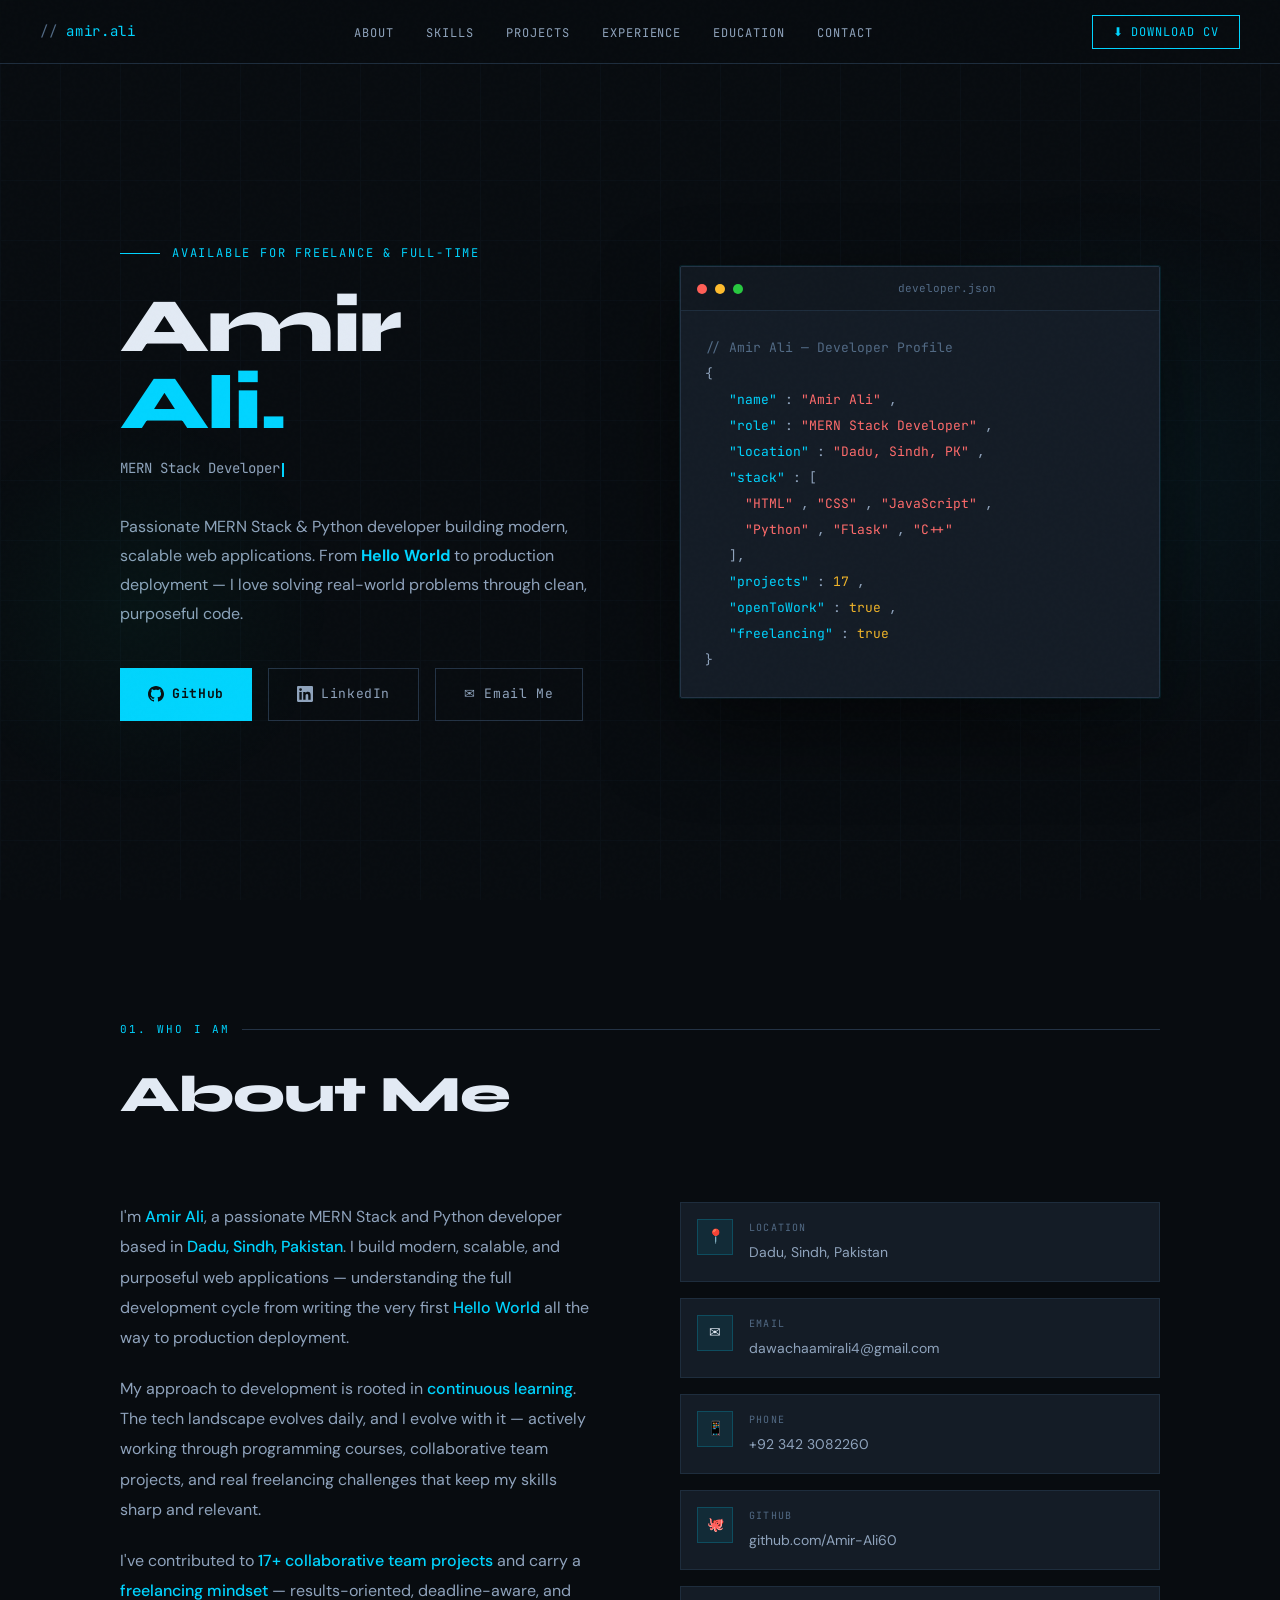
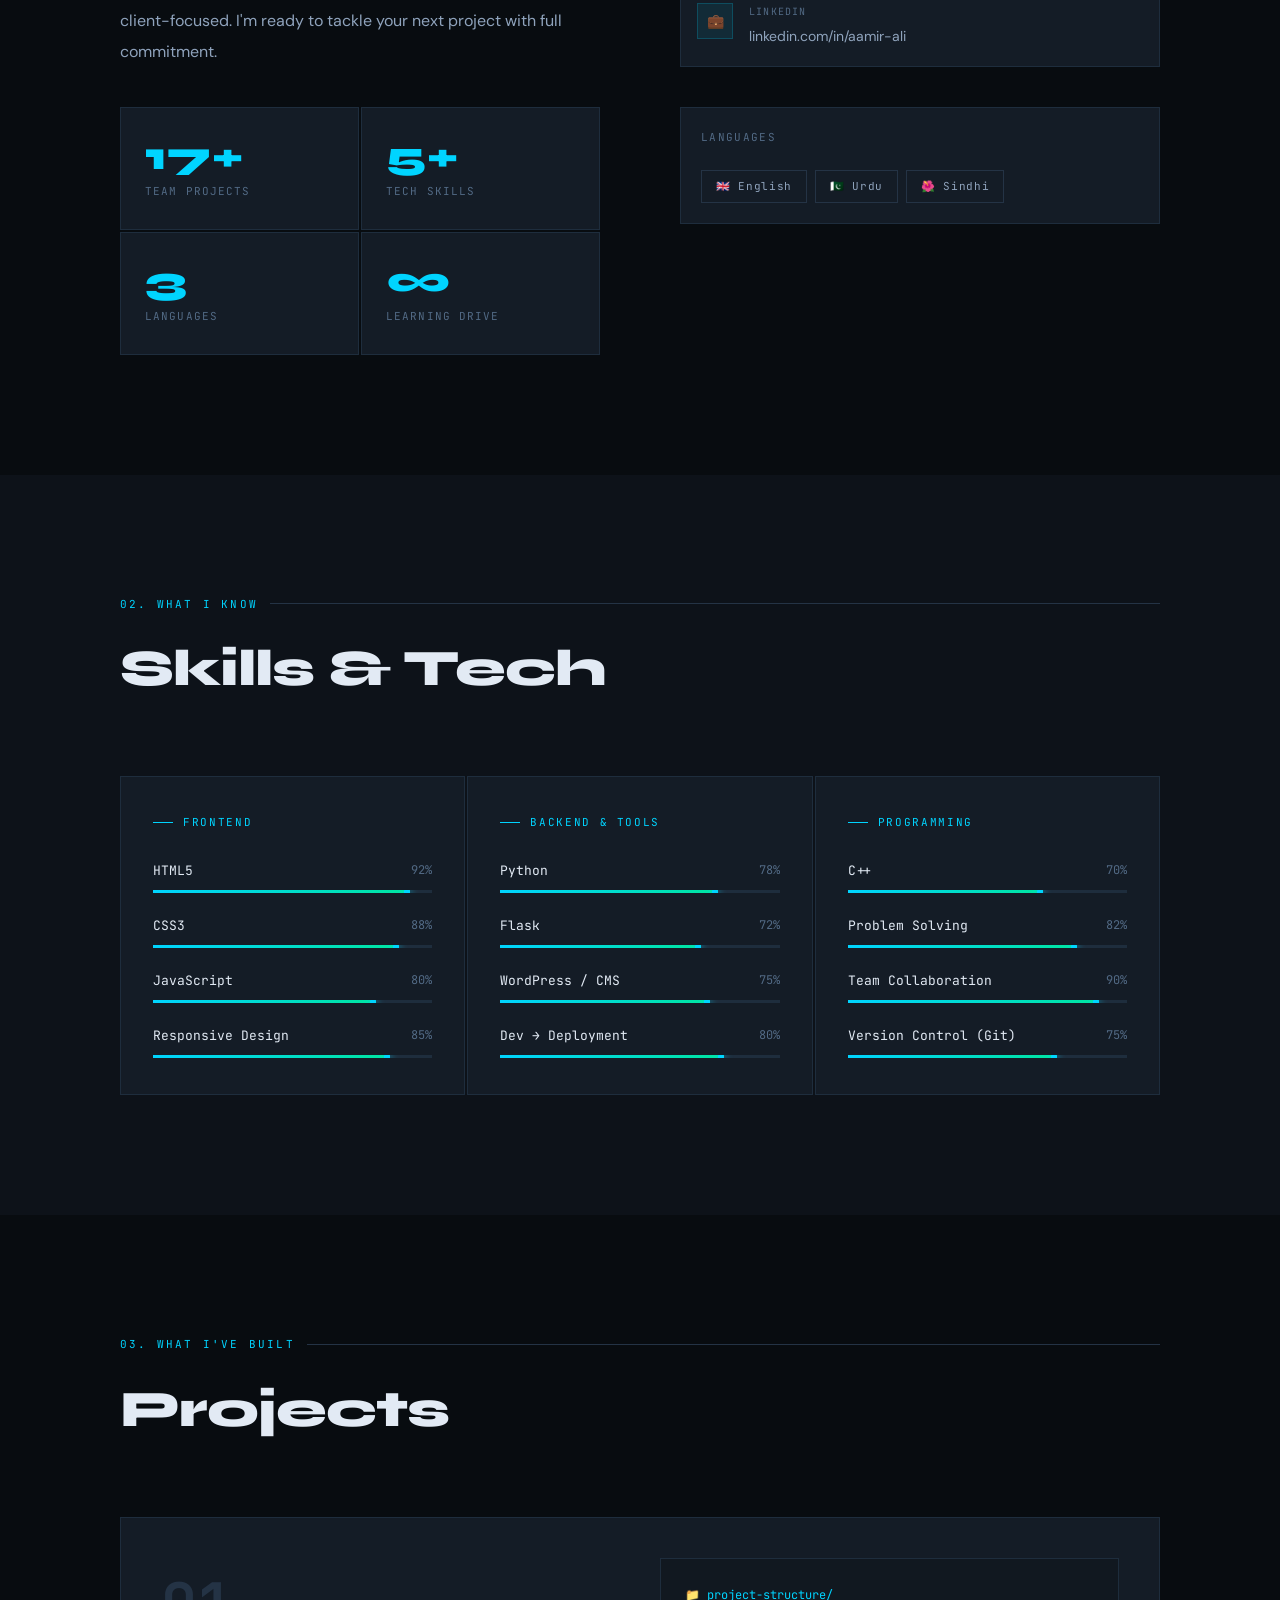
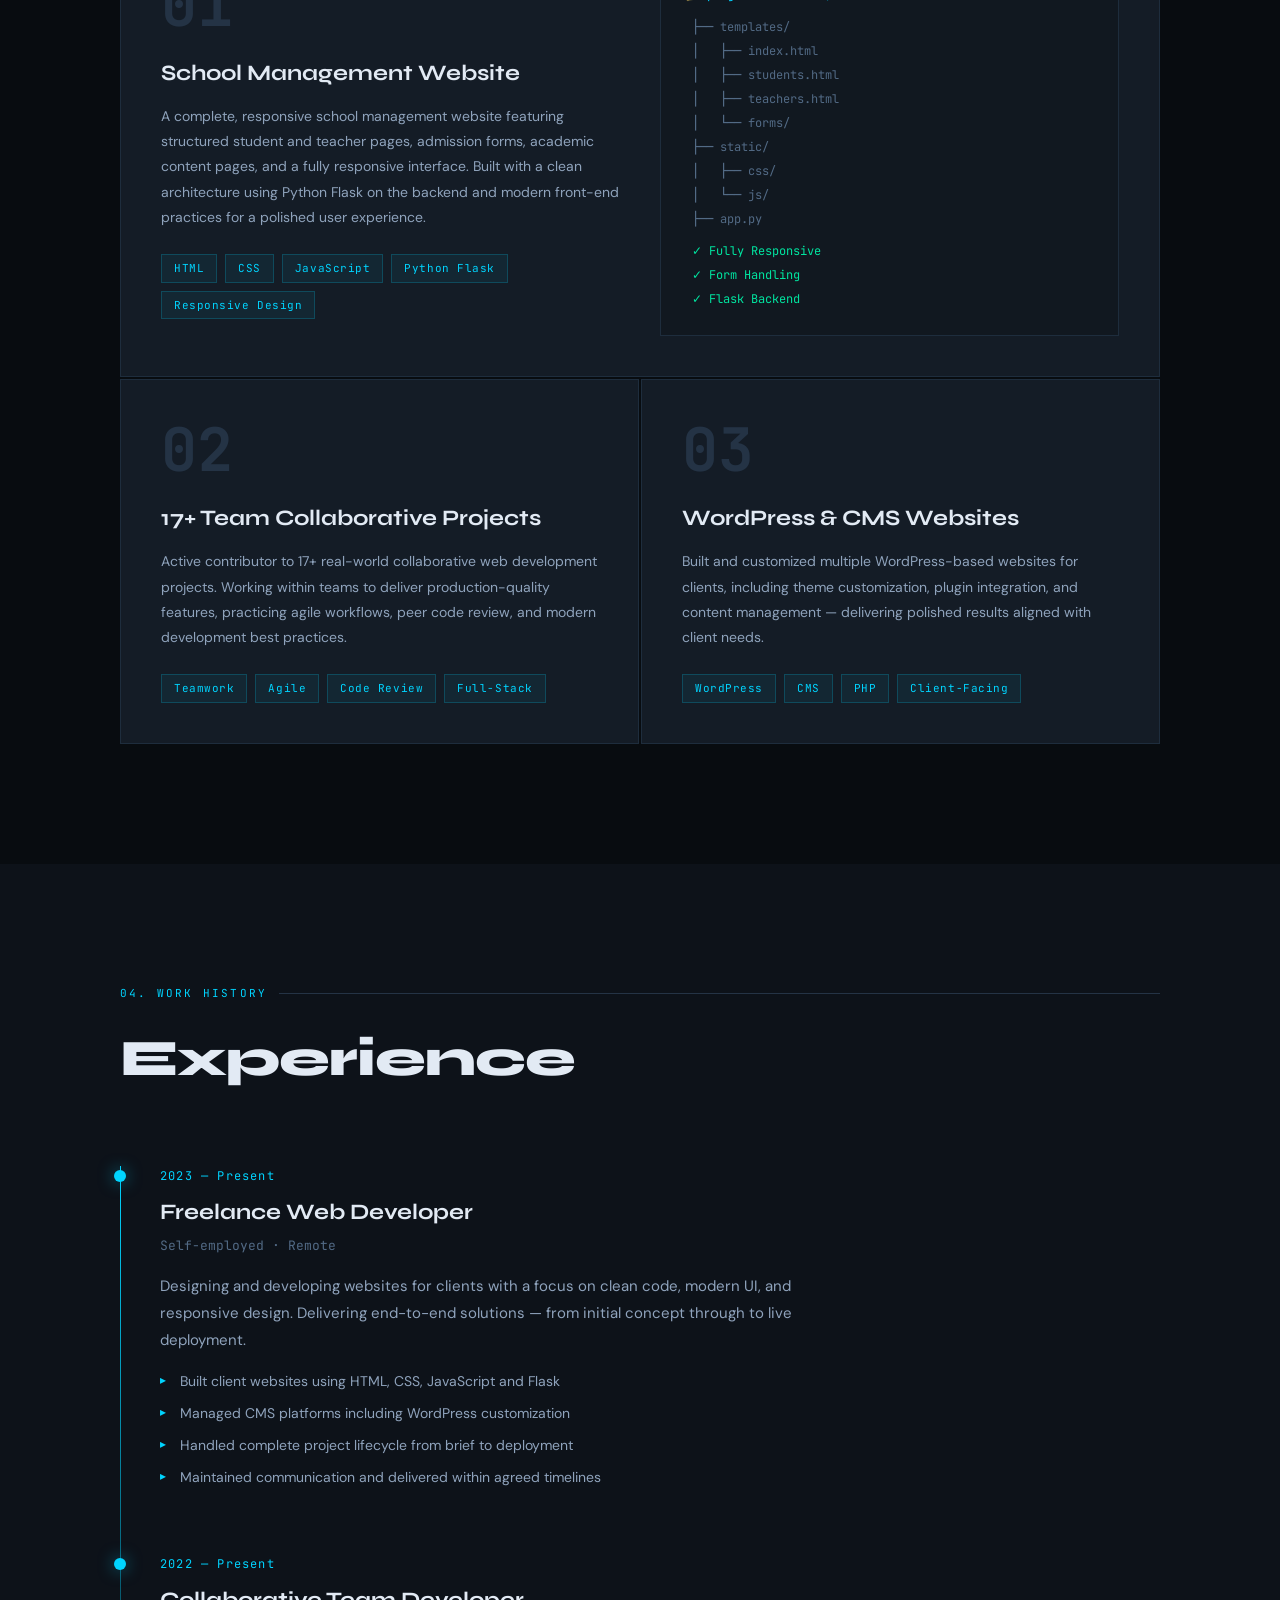
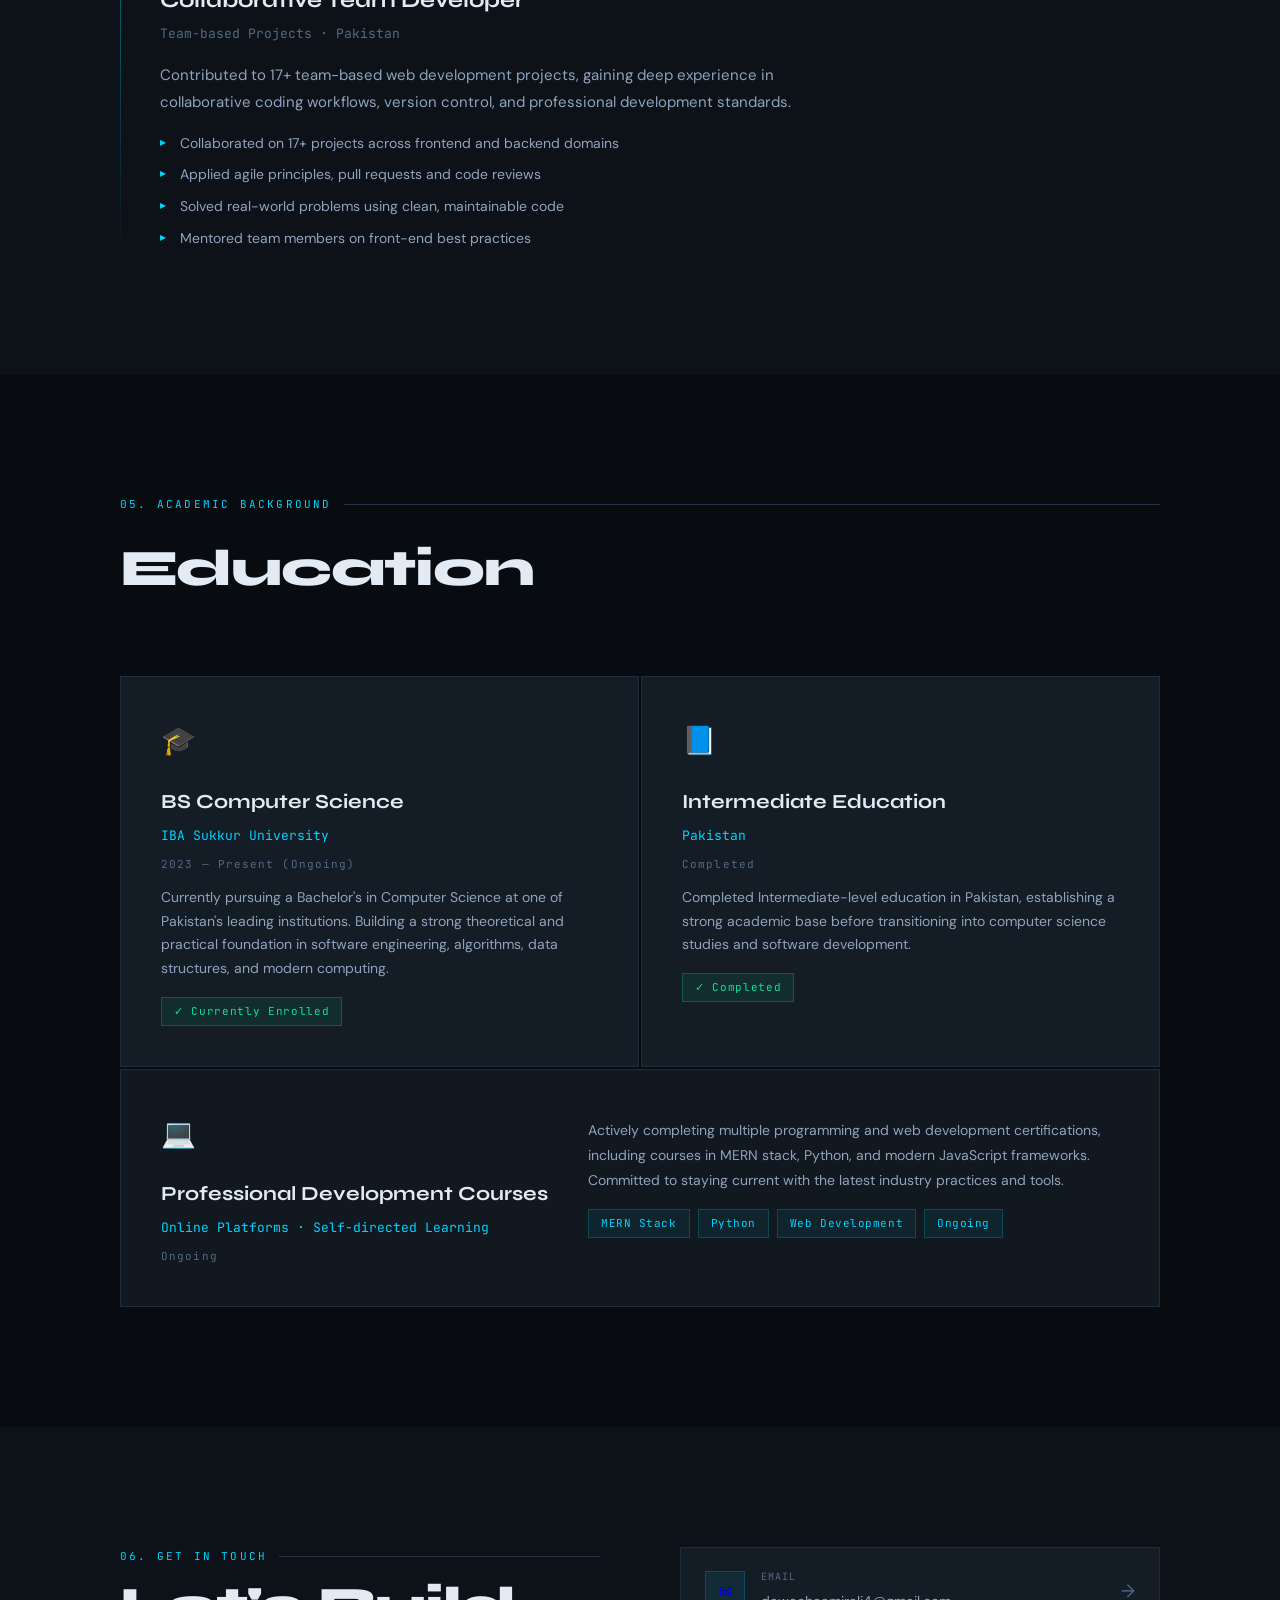
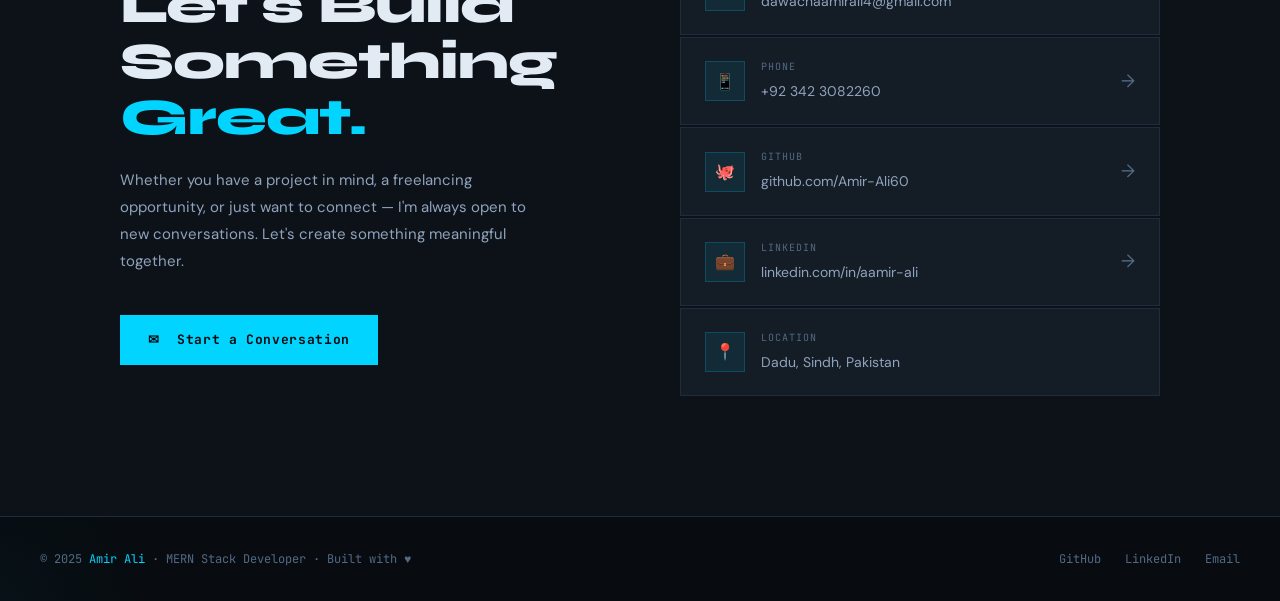
<file: frontend/amir-ali-cv.html>
<!DOCTYPE html>
<html lang="en">
<head>
<meta charset="UTF-8">
<meta name="viewport" content="width=device-width, initial-scale=1.0">
<title>Amir Ali — MERN Stack Developer</title>
<link rel="preconnect" href="https://fonts.googleapis.com">
<link rel="preconnect" href="https://fonts.gstatic.com" crossorigin>
<link href="https://fonts.googleapis.com/css2?family=Syne:wght@400;600;700;800&family=JetBrains+Mono:wght@300;400;500;700&family=DM+Sans:ital,opsz,wght@0,9..40,300;0,9..40,400;0,9..40,500;1,9..40,300&display=swap" rel="stylesheet">
<style>
  :root {
    --bg: #080c10;
    --bg2: #0d1219;
    --bg3: #111820;
    --surface: #141c26;
    --surface2: #1a2535;
    --border: #1e2d3d;
    --border2: #243345;
    --cyan: #00d4ff;
    --cyan2: #00a8cc;
    --gold: #f0b429;
    --green: #00e5a0;
    --text: #e2eaf4;
    --text2: #8fa3bc;
    --text3: #526a85;
    --accent: #ff6b6b;
    --font-head: 'Syne', sans-serif;
    --font-mono: 'JetBrains Mono', monospace;
    --font-body: 'DM Sans', sans-serif;
  }

  *, *::before, *::after { margin: 0; padding: 0; box-sizing: border-box; }

  html { scroll-behavior: smooth; }

  body {
    background: var(--bg);
    color: var(--text);
    font-family: var(--font-body);
    font-size: 16px;
    line-height: 1.7;
    overflow-x: hidden;
  }

  ::selection { background: var(--cyan); color: var(--bg); }

  /* ── SCROLLBAR ── */
  ::-webkit-scrollbar { width: 4px; }
  ::-webkit-scrollbar-track { background: var(--bg); }
  ::-webkit-scrollbar-thumb { background: var(--cyan2); border-radius: 2px; }

  /* ── NOISE TEXTURE OVERLAY ── */
  body::before {
    content: '';
    position: fixed;
    inset: 0;
    background-image: url("data:image/svg+xml,%3Csvg viewBox='0 0 256 256' xmlns='http://www.w3.org/2000/svg'%3E%3Cfilter id='noise'%3E%3CfeTurbulence type='fractalNoise' baseFrequency='0.9' numOctaves='4' stitchTiles='stitch'/%3E%3C/filter%3E%3Crect width='100%25' height='100%25' filter='url(%23noise)' opacity='0.03'/%3E%3C/svg%3E");
    pointer-events: none;
    z-index: 9999;
    opacity: 0.4;
  }

  /* ── GRID LINES ── */
  body::after {
    content: '';
    position: fixed;
    inset: 0;
    background-image:
      linear-gradient(var(--border) 1px, transparent 1px),
      linear-gradient(90deg, var(--border) 1px, transparent 1px);
    background-size: 60px 60px;
    opacity: 0.15;
    pointer-events: none;
    z-index: 0;
  }

  /* ── NAV ── */
  nav {
    position: fixed;
    top: 0;
    left: 0;
    right: 0;
    z-index: 100;
    padding: 0 40px;
    height: 64px;
    display: flex;
    align-items: center;
    justify-content: space-between;
    backdrop-filter: blur(20px);
    background: rgba(8, 12, 16, 0.85);
    border-bottom: 1px solid var(--border);
  }

  .nav-logo {
    font-family: var(--font-mono);
    font-size: 14px;
    color: var(--cyan);
    letter-spacing: 0.05em;
  }

  .nav-logo span { color: var(--text3); }

  .nav-links {
    display: flex;
    gap: 32px;
    list-style: none;
  }

  .nav-links a {
    font-family: var(--font-mono);
    font-size: 12px;
    color: var(--text2);
    text-decoration: none;
    letter-spacing: 0.08em;
    text-transform: uppercase;
    transition: color 0.2s;
    position: relative;
  }

  .nav-links a::after {
    content: '';
    position: absolute;
    bottom: -4px;
    left: 0;
    width: 0;
    height: 1px;
    background: var(--cyan);
    transition: width 0.3s;
  }

  .nav-links a:hover { color: var(--cyan); }
  .nav-links a:hover::after { width: 100%; }

  .nav-dl {
    font-family: var(--font-mono);
    font-size: 12px;
    padding: 8px 20px;
    border: 1px solid var(--cyan);
    color: var(--cyan);
    text-decoration: none;
    letter-spacing: 0.08em;
    text-transform: uppercase;
    transition: all 0.25s;
    cursor: pointer;
    background: transparent;
  }

  .nav-dl:hover { background: var(--cyan); color: var(--bg); }

  /* ── SECTION BASE ── */
  section { position: relative; z-index: 1; }

  .container {
    max-width: 1120px;
    margin: 0 auto;
    padding: 0 40px;
  }

  /* ── HERO ── */
  #hero {
    min-height: 100vh;
    display: flex;
    align-items: center;
    padding-top: 64px;
    position: relative;
    overflow: hidden;
  }

  .hero-glow {
    position: absolute;
    top: 20%;
    right: -10%;
    width: 600px;
    height: 600px;
    background: radial-gradient(circle, rgba(0,212,255,0.06) 0%, transparent 70%);
    pointer-events: none;
  }

  .hero-glow2 {
    position: absolute;
    bottom: 10%;
    left: -5%;
    width: 400px;
    height: 400px;
    background: radial-gradient(circle, rgba(0,229,160,0.04) 0%, transparent 70%);
    pointer-events: none;
  }

  .hero-inner {
    display: grid;
    grid-template-columns: 1fr 1fr;
    gap: 80px;
    align-items: center;
    width: 100%;
  }

  .hero-tag {
    font-family: var(--font-mono);
    font-size: 12px;
    color: var(--cyan);
    letter-spacing: 0.15em;
    text-transform: uppercase;
    margin-bottom: 24px;
    display: flex;
    align-items: center;
    gap: 12px;
  }

  .hero-tag::before {
    content: '';
    width: 40px;
    height: 1px;
    background: var(--cyan);
    display: block;
  }

  h1 {
    font-family: var(--font-head);
    font-size: clamp(48px, 6vw, 80px);
    font-weight: 800;
    line-height: 1.0;
    letter-spacing: -0.02em;
    margin-bottom: 16px;
  }

  h1 .line1 { display: block; color: var(--text); }
  h1 .line2 { display: block; color: var(--cyan); }

  .hero-subtitle {
    font-family: var(--font-mono);
    font-size: 14px;
    color: var(--text2);
    margin-bottom: 32px;
    min-height: 22px;
  }

  .cursor {
    display: inline-block;
    width: 2px;
    height: 1em;
    background: var(--cyan);
    margin-left: 2px;
    animation: blink 1s step-end infinite;
    vertical-align: middle;
  }

  @keyframes blink { 50% { opacity: 0; } }

  .hero-desc {
    font-size: 16px;
    color: var(--text2);
    line-height: 1.8;
    margin-bottom: 40px;
    max-width: 480px;
  }

  .hero-btns {
    display: flex;
    gap: 16px;
    flex-wrap: wrap;
  }

  .btn-primary {
    display: inline-flex;
    align-items: center;
    gap: 8px;
    padding: 14px 28px;
    background: var(--cyan);
    color: var(--bg);
    font-family: var(--font-mono);
    font-size: 13px;
    font-weight: 700;
    text-decoration: none;
    letter-spacing: 0.05em;
    transition: all 0.25s;
    cursor: pointer;
    border: none;
  }

  .btn-primary:hover { background: var(--cyan2); transform: translateY(-2px); box-shadow: 0 8px 32px rgba(0,212,255,0.3); }

  .btn-secondary {
    display: inline-flex;
    align-items: center;
    gap: 8px;
    padding: 14px 28px;
    border: 1px solid var(--border2);
    color: var(--text2);
    font-family: var(--font-mono);
    font-size: 13px;
    text-decoration: none;
    letter-spacing: 0.05em;
    transition: all 0.25s;
    cursor: pointer;
    background: transparent;
  }

  .btn-secondary:hover { border-color: var(--cyan); color: var(--cyan); background: rgba(0,212,255,0.05); }

  /* HERO RIGHT — terminal card */
  .hero-terminal {
    background: var(--surface);
    border: 1px solid var(--border2);
    border-radius: 2px;
    overflow: hidden;
    box-shadow: 0 32px 80px rgba(0,0,0,0.5), 0 0 0 1px rgba(0,212,255,0.1);
  }

  .terminal-bar {
    background: var(--bg3);
    padding: 12px 16px;
    display: flex;
    align-items: center;
    gap: 8px;
    border-bottom: 1px solid var(--border);
  }

  .t-dot { width: 10px; height: 10px; border-radius: 50%; }
  .t-dot:nth-child(1) { background: #ff5f57; }
  .t-dot:nth-child(2) { background: #febc2e; }
  .t-dot:nth-child(3) { background: #28c840; }

  .terminal-title {
    font-family: var(--font-mono);
    font-size: 11px;
    color: var(--text3);
    margin-left: auto;
    margin-right: auto;
  }

  .terminal-body {
    padding: 24px;
    font-family: var(--font-mono);
    font-size: 13px;
    line-height: 2;
  }

  .t-line { display: flex; gap: 8px; }
  .t-prompt { color: var(--green); }
  .t-cmd { color: var(--text2); }
  .t-key { color: var(--cyan); }
  .t-val { color: var(--gold); }
  .t-comment { color: var(--text3); }
  .t-string { color: var(--accent); }

  /* ── SECTION HEADER ── */
  .sec-header {
    margin-bottom: 64px;
  }

  .sec-label {
    font-family: var(--font-mono);
    font-size: 11px;
    color: var(--cyan);
    letter-spacing: 0.2em;
    text-transform: uppercase;
    margin-bottom: 12px;
    display: flex;
    align-items: center;
    gap: 12px;
  }

  .sec-label::after {
    content: '';
    flex: 1;
    height: 1px;
    background: var(--border2);
  }

  .sec-title {
    font-family: var(--font-head);
    font-size: clamp(36px, 4vw, 52px);
    font-weight: 800;
    letter-spacing: -0.02em;
    color: var(--text);
  }

  /* ── ABOUT ── */
  #about { padding: 120px 0; }

  .about-grid {
    display: grid;
    grid-template-columns: 1fr 1fr;
    gap: 80px;
    align-items: start;
  }

  .about-text p {
    color: var(--text2);
    font-size: 16px;
    line-height: 1.9;
    margin-bottom: 20px;
  }

  .about-text p strong { color: var(--cyan); font-weight: 500; }

  .about-stats {
    display: grid;
    grid-template-columns: 1fr 1fr;
    gap: 2px;
    margin-top: 40px;
  }

  .stat-card {
    background: var(--surface);
    border: 1px solid var(--border);
    padding: 28px 24px;
    transition: border-color 0.3s, transform 0.3s;
  }

  .stat-card:hover { border-color: var(--cyan); transform: translateY(-4px); }

  .stat-num {
    font-family: var(--font-head);
    font-size: 40px;
    font-weight: 800;
    color: var(--cyan);
    line-height: 1;
    margin-bottom: 6px;
  }

  .stat-label {
    font-family: var(--font-mono);
    font-size: 11px;
    color: var(--text3);
    letter-spacing: 0.1em;
    text-transform: uppercase;
  }

  .about-right {
    display: flex;
    flex-direction: column;
    gap: 16px;
  }

  .info-row {
    display: flex;
    align-items: flex-start;
    gap: 16px;
    padding: 16px;
    border: 1px solid var(--border);
    background: var(--surface);
    transition: border-color 0.3s;
  }

  .info-row:hover { border-color: var(--border2); }

  .info-icon {
    width: 36px;
    height: 36px;
    background: rgba(0,212,255,0.08);
    border: 1px solid rgba(0,212,255,0.2);
    display: flex;
    align-items: center;
    justify-content: center;
    flex-shrink: 0;
    font-size: 14px;
  }

  .info-content label {
    font-family: var(--font-mono);
    font-size: 10px;
    color: var(--text3);
    letter-spacing: 0.12em;
    text-transform: uppercase;
    display: block;
    margin-bottom: 2px;
  }

  .info-content a, .info-content span {
    font-size: 14px;
    color: var(--text2);
    text-decoration: none;
    transition: color 0.2s;
  }

  .info-content a:hover { color: var(--cyan); }

  .langs {
    display: flex;
    gap: 8px;
    flex-wrap: wrap;
    margin-top: 24px;
  }

  .lang-badge {
    font-family: var(--font-mono);
    font-size: 11px;
    padding: 6px 14px;
    border: 1px solid var(--border2);
    color: var(--text2);
    letter-spacing: 0.06em;
  }

  /* ── SKILLS ── */
  #skills { padding: 120px 0; background: var(--bg2); }

  .skills-grid {
    display: grid;
    grid-template-columns: repeat(3, 1fr);
    gap: 2px;
  }

  .skill-group {
    background: var(--surface);
    border: 1px solid var(--border);
    padding: 36px 32px;
    transition: border-color 0.3s;
  }

  .skill-group:hover { border-color: var(--border2); }

  .skill-group-label {
    font-family: var(--font-mono);
    font-size: 11px;
    color: var(--cyan);
    letter-spacing: 0.15em;
    text-transform: uppercase;
    margin-bottom: 28px;
    display: flex;
    align-items: center;
    gap: 10px;
  }

  .skill-group-label::before {
    content: '';
    width: 20px;
    height: 1px;
    background: var(--cyan);
  }

  .skill-item {
    margin-bottom: 22px;
  }

  .skill-item:last-child { margin-bottom: 0; }

  .skill-meta {
    display: flex;
    justify-content: space-between;
    margin-bottom: 8px;
  }

  .skill-name {
    font-family: var(--font-mono);
    font-size: 13px;
    color: var(--text);
  }

  .skill-pct {
    font-family: var(--font-mono);
    font-size: 12px;
    color: var(--text3);
  }

  .skill-bar {
    height: 3px;
    background: var(--border);
    position: relative;
    overflow: hidden;
  }

  .skill-fill {
    height: 100%;
    background: linear-gradient(90deg, var(--cyan), var(--green));
    width: 0%;
    transition: width 1.2s cubic-bezier(0.4, 0, 0.2, 1);
    position: relative;
  }

  .skill-fill::after {
    content: '';
    position: absolute;
    right: 0;
    top: 50%;
    transform: translateY(-50%);
    width: 6px;
    height: 6px;
    background: var(--cyan);
    border-radius: 50%;
    box-shadow: 0 0 8px var(--cyan);
  }

  /* ── PROJECTS ── */
  #projects { padding: 120px 0; }

  .projects-grid {
    display: grid;
    grid-template-columns: repeat(2, 1fr);
    gap: 2px;
  }

  .proj-card {
    background: var(--surface);
    border: 1px solid var(--border);
    padding: 40px;
    position: relative;
    overflow: hidden;
    transition: border-color 0.4s, transform 0.4s;
    cursor: default;
  }

  .proj-card::before {
    content: '';
    position: absolute;
    top: 0;
    left: 0;
    width: 100%;
    height: 2px;
    background: linear-gradient(90deg, var(--cyan), var(--green));
    transform: scaleX(0);
    transform-origin: left;
    transition: transform 0.4s;
  }

  .proj-card:hover { border-color: var(--border2); transform: translateY(-6px); }
  .proj-card:hover::before { transform: scaleX(1); }

  .proj-number {
    font-family: var(--font-mono);
    font-size: 60px;
    font-weight: 700;
    color: var(--border2);
    line-height: 1;
    margin-bottom: 20px;
    transition: color 0.4s;
  }

  .proj-card:hover .proj-number { color: rgba(0,212,255,0.15); }

  .proj-title {
    font-family: var(--font-head);
    font-size: 22px;
    font-weight: 700;
    color: var(--text);
    margin-bottom: 12px;
  }

  .proj-desc {
    font-size: 14px;
    color: var(--text2);
    line-height: 1.8;
    margin-bottom: 24px;
  }

  .proj-tags {
    display: flex;
    flex-wrap: wrap;
    gap: 8px;
  }

  .tag {
    font-family: var(--font-mono);
    font-size: 11px;
    padding: 4px 12px;
    background: rgba(0,212,255,0.06);
    border: 1px solid rgba(0,212,255,0.2);
    color: var(--cyan);
    letter-spacing: 0.05em;
  }

  .proj-card.big {
    grid-column: span 2;
    display: grid;
    grid-template-columns: 1fr 1fr;
    gap: 40px;
    align-items: center;
  }

  .proj-card.big .proj-content { /* left */ }
  .proj-card.big .proj-visual {
    background: var(--bg3);
    border: 1px solid var(--border);
    padding: 24px;
    font-family: var(--font-mono);
    font-size: 12px;
    color: var(--text3);
    line-height: 2;
  }

  /* ── EXPERIENCE ── */
  #experience { padding: 120px 0; background: var(--bg2); }

  .timeline {
    position: relative;
    padding-left: 40px;
  }

  .timeline::before {
    content: '';
    position: absolute;
    left: 0;
    top: 0;
    bottom: 0;
    width: 1px;
    background: linear-gradient(to bottom, var(--cyan), transparent);
  }

  .timeline-item {
    position: relative;
    margin-bottom: 60px;
  }

  .timeline-item:last-child { margin-bottom: 0; }

  .timeline-dot {
    position: absolute;
    left: -46px;
    top: 4px;
    width: 12px;
    height: 12px;
    background: var(--cyan);
    border-radius: 50%;
    box-shadow: 0 0 16px rgba(0,212,255,0.5);
  }

  .timeline-date {
    font-family: var(--font-mono);
    font-size: 12px;
    color: var(--cyan);
    letter-spacing: 0.1em;
    margin-bottom: 8px;
  }

  .timeline-role {
    font-family: var(--font-head);
    font-size: 22px;
    font-weight: 700;
    color: var(--text);
    margin-bottom: 4px;
  }

  .timeline-company {
    font-family: var(--font-mono);
    font-size: 13px;
    color: var(--text3);
    margin-bottom: 16px;
  }

  .timeline-desc {
    font-size: 15px;
    color: var(--text2);
    line-height: 1.8;
    max-width: 640px;
  }

  .timeline-list {
    list-style: none;
    margin-top: 12px;
  }

  .timeline-list li {
    font-size: 14px;
    color: var(--text2);
    padding: 4px 0;
    padding-left: 20px;
    position: relative;
  }

  .timeline-list li::before {
    content: '▸';
    position: absolute;
    left: 0;
    color: var(--cyan);
    font-size: 12px;
  }

  /* ── EDUCATION ── */
  #education { padding: 120px 0; }

  .edu-grid {
    display: grid;
    grid-template-columns: repeat(2, 1fr);
    gap: 2px;
  }

  .edu-card {
    background: var(--surface);
    border: 1px solid var(--border);
    padding: 40px;
    transition: border-color 0.3s, transform 0.3s;
    position: relative;
    overflow: hidden;
  }

  .edu-card::after {
    content: '';
    position: absolute;
    bottom: 0;
    right: 0;
    width: 80px;
    height: 80px;
    background: radial-gradient(circle at bottom right, rgba(0,212,255,0.08), transparent);
    transition: opacity 0.3s;
    opacity: 0;
  }

  .edu-card:hover { border-color: rgba(0,212,255,0.3); transform: translateY(-4px); }
  .edu-card:hover::after { opacity: 1; }

  .edu-icon {
    font-size: 28px;
    margin-bottom: 20px;
  }

  .edu-degree {
    font-family: var(--font-head);
    font-size: 20px;
    font-weight: 700;
    color: var(--text);
    margin-bottom: 6px;
  }

  .edu-school {
    font-family: var(--font-mono);
    font-size: 13px;
    color: var(--cyan);
    margin-bottom: 8px;
  }

  .edu-year {
    font-family: var(--font-mono);
    font-size: 11px;
    color: var(--text3);
    letter-spacing: 0.1em;
  }

  .edu-badge {
    display: inline-block;
    margin-top: 16px;
    font-family: var(--font-mono);
    font-size: 11px;
    padding: 4px 12px;
    background: rgba(0,229,160,0.08);
    border: 1px solid rgba(0,229,160,0.25);
    color: var(--green);
    letter-spacing: 0.06em;
  }

  /* ── CONTACT ── */
  #contact { padding: 120px 0; background: var(--bg2); }

  .contact-inner {
    display: grid;
    grid-template-columns: 1fr 1fr;
    gap: 80px;
    align-items: start;
  }

  .contact-headline {
    font-family: var(--font-head);
    font-size: clamp(36px, 4vw, 52px);
    font-weight: 800;
    letter-spacing: -0.02em;
    line-height: 1.1;
    margin-bottom: 20px;
  }

  .contact-headline span { color: var(--cyan); }

  .contact-sub {
    font-size: 15px;
    color: var(--text2);
    line-height: 1.8;
    margin-bottom: 40px;
    max-width: 420px;
  }

  .contact-links {
    display: flex;
    flex-direction: column;
    gap: 2px;
  }

  .contact-link {
    display: flex;
    align-items: center;
    gap: 16px;
    padding: 20px 24px;
    background: var(--surface);
    border: 1px solid var(--border);
    text-decoration: none;
    transition: all 0.3s;
    group: true;
  }

  .contact-link:hover { border-color: var(--cyan); background: rgba(0,212,255,0.04); transform: translateX(6px); }

  .cl-icon {
    width: 40px;
    height: 40px;
    background: rgba(0,212,255,0.08);
    border: 1px solid rgba(0,212,255,0.2);
    display: flex;
    align-items: center;
    justify-content: center;
    font-size: 16px;
    flex-shrink: 0;
  }

  .cl-text label {
    font-family: var(--font-mono);
    font-size: 10px;
    color: var(--text3);
    letter-spacing: 0.1em;
    text-transform: uppercase;
    display: block;
    margin-bottom: 2px;
  }

  .cl-text span {
    font-size: 14px;
    color: var(--text2);
    transition: color 0.3s;
  }

  .contact-link:hover .cl-text span { color: var(--cyan); }

  .cl-arrow {
    margin-left: auto;
    color: var(--text3);
    transition: transform 0.3s, color 0.3s;
    font-size: 18px;
  }

  .contact-link:hover .cl-arrow { transform: translateX(4px); color: var(--cyan); }

  /* ── FOOTER ── */
  footer {
    position: relative;
    z-index: 1;
    border-top: 1px solid var(--border);
    padding: 32px 40px;
    display: flex;
    align-items: center;
    justify-content: space-between;
  }

  .footer-copy {
    font-family: var(--font-mono);
    font-size: 12px;
    color: var(--text3);
  }

  .footer-copy span { color: var(--cyan); }

  .footer-links {
    display: flex;
    gap: 24px;
  }

  .footer-links a {
    font-family: var(--font-mono);
    font-size: 12px;
    color: var(--text3);
    text-decoration: none;
    transition: color 0.2s;
  }

  .footer-links a:hover { color: var(--cyan); }

  /* ── REVEAL ANIMATIONS ── */
  .reveal {
    opacity: 0;
    transform: translateY(40px);
    transition: opacity 0.7s cubic-bezier(0.4, 0, 0.2, 1), transform 0.7s cubic-bezier(0.4, 0, 0.2, 1);
  }

  .reveal.visible {
    opacity: 1;
    transform: translateY(0);
  }

  .reveal-delay-1 { transition-delay: 0.1s; }
  .reveal-delay-2 { transition-delay: 0.2s; }
  .reveal-delay-3 { transition-delay: 0.3s; }
  .reveal-delay-4 { transition-delay: 0.4s; }

  /* ── MOBILE ── */
  @media (max-width: 900px) {
    nav { padding: 0 20px; }
    .nav-links { display: none; }
    .container { padding: 0 20px; }

    .hero-inner { grid-template-columns: 1fr; gap: 40px; }
    .hero-terminal { display: none; }

    .about-grid { grid-template-columns: 1fr; gap: 40px; }
    .skills-grid { grid-template-columns: 1fr; }
    .projects-grid { grid-template-columns: 1fr; }
    .proj-card.big { grid-column: span 1; grid-template-columns: 1fr; }
    .proj-card.big .proj-visual { display: none; }
    .edu-grid { grid-template-columns: 1fr; }
    .contact-inner { grid-template-columns: 1fr; gap: 40px; }
    footer { flex-direction: column; gap: 16px; text-align: center; }
  }

  /* Download button print */
  @media print {
    nav, .nav-dl, .hero-btns { display: none; }
    body::after, body::before { display: none; }
  }

  /* Floating particles */
  .particle {
    position: fixed;
    pointer-events: none;
    z-index: 0;
    border-radius: 50%;
    animation: float linear infinite;
    opacity: 0;
  }

  @keyframes float {
    0% { transform: translateY(100vh) rotate(0deg); opacity: 0; }
    10% { opacity: 1; }
    90% { opacity: 0.5; }
    100% { transform: translateY(-100px) rotate(720deg); opacity: 0; }
  }
</style>
</head>
<body>

<!-- NAV -->
<nav>
  <div class="nav-logo"><span>//</span> amir.ali</div>
  <ul class="nav-links">
    <li><a href="#about">About</a></li>
    <li><a href="#skills">Skills</a></li>
    <li><a href="#projects">Projects</a></li>
    <li><a href="#experience">Experience</a></li>
    <li><a href="#education">Education</a></li>
    <li><a href="#contact">Contact</a></li>
  </ul>
  <button class="nav-dl" onclick="downloadCV()">⬇ Download CV</button>
</nav>

<!-- HERO -->
<section id="hero">
  <div class="hero-glow"></div>
  <div class="hero-glow2"></div>
  <div class="container">
    <div class="hero-inner">
      <div class="hero-left">
        <div class="hero-tag">Available for Freelance & Full-time</div>
        <h1>
          <span class="line1">Amir</span>
          <span class="line2">Ali.</span>
        </h1>
        <div class="hero-subtitle" id="typing-text"><span class="cursor"></span></div>
        <p class="hero-desc">
          Passionate MERN Stack & Python developer building modern, scalable web applications. 
          From <strong style="color:var(--cyan)">Hello World</strong> to production deployment — 
          I love solving real-world problems through clean, purposeful code.
        </p>
        <div class="hero-btns">
          <a href="https://github.com/Amir-Ali60" target="_blank" class="btn-primary">
            <svg width="16" height="16" viewBox="0 0 24 24" fill="currentColor"><path d="M12 0C5.37 0 0 5.37 0 12c0 5.3 3.438 9.8 8.205 11.387.6.113.82-.258.82-.577 0-.285-.01-1.04-.015-2.04-3.338.724-4.042-1.61-4.042-1.61-.546-1.387-1.333-1.756-1.333-1.756-1.09-.744.083-.73.083-.73 1.205.085 1.838 1.236 1.838 1.236 1.07 1.835 2.809 1.305 3.495.998.108-.776.417-1.305.76-1.605-2.665-.3-5.466-1.332-5.466-5.93 0-1.31.465-2.38 1.235-3.22-.135-.303-.54-1.523.105-3.176 0 0 1.005-.322 3.3 1.23.96-.267 1.98-.399 3-.405 1.02.006 2.04.138 3 .405 2.28-1.552 3.285-1.23 3.285-1.23.645 1.653.24 2.873.12 3.176.765.84 1.23 1.91 1.23 3.22 0 4.61-2.805 5.625-5.475 5.92.42.36.81 1.096.81 2.22 0 1.605-.015 2.896-.015 3.286 0 .315.21.69.825.57C20.565 21.795 24 17.295 24 12c0-6.63-5.37-12-12-12"/></svg>
            GitHub
          </a>
          <a href="https://www.linkedin.com/in/aamir-ali-5802693a8" target="_blank" class="btn-secondary">
            <svg width="16" height="16" viewBox="0 0 24 24" fill="currentColor"><path d="M20.447 20.452h-3.554v-5.569c0-1.328-.027-3.037-1.852-3.037-1.853 0-2.136 1.445-2.136 2.939v5.667H9.351V9h3.414v1.561h.046c.477-.9 1.637-1.85 3.37-1.85 3.601 0 4.267 2.37 4.267 5.455v6.286zM5.337 7.433a2.062 2.062 0 01-2.063-2.065 2.064 2.064 0 112.063 2.065zm1.782 13.019H3.555V9h3.564v11.452zM22.225 0H1.771C.792 0 0 .774 0 1.729v20.542C0 23.227.792 24 1.771 24h20.451C23.2 24 24 23.227 24 22.271V1.729C24 .774 23.2 0 22.222 0h.003z"/></svg>
            LinkedIn
          </a>
          <a href="mailto:dawachaamirali4@gmail.com" class="btn-secondary">
            ✉ Email Me
          </a>
        </div>
      </div>

      <div class="hero-terminal reveal">
        <div class="terminal-bar">
          <div class="t-dot"></div>
          <div class="t-dot"></div>
          <div class="t-dot"></div>
          <span class="terminal-title">developer.json</span>
        </div>
        <div class="terminal-body">
          <div class="t-line"><span class="t-comment">// Amir Ali — Developer Profile</span></div>
          <div class="t-line"><span class="t-cmd">{</span></div>
          <div class="t-line">&nbsp;&nbsp;<span class="t-key">"name"</span><span class="t-cmd">:</span> <span class="t-string">"Amir Ali"</span><span class="t-cmd">,</span></div>
          <div class="t-line">&nbsp;&nbsp;<span class="t-key">"role"</span><span class="t-cmd">:</span> <span class="t-string">"MERN Stack Developer"</span><span class="t-cmd">,</span></div>
          <div class="t-line">&nbsp;&nbsp;<span class="t-key">"location"</span><span class="t-cmd">:</span> <span class="t-string">"Dadu, Sindh, PK"</span><span class="t-cmd">,</span></div>
          <div class="t-line">&nbsp;&nbsp;<span class="t-key">"stack"</span><span class="t-cmd">:</span> <span class="t-cmd">[</span></div>
          <div class="t-line">&nbsp;&nbsp;&nbsp;&nbsp;<span class="t-string">"HTML"</span><span class="t-cmd">,</span> <span class="t-string">"CSS"</span><span class="t-cmd">,</span> <span class="t-string">"JavaScript"</span><span class="t-cmd">,</span></div>
          <div class="t-line">&nbsp;&nbsp;&nbsp;&nbsp;<span class="t-string">"Python"</span><span class="t-cmd">,</span> <span class="t-string">"Flask"</span><span class="t-cmd">,</span> <span class="t-string">"C++"</span></div>
          <div class="t-line">&nbsp;&nbsp;<span class="t-cmd">],</span></div>
          <div class="t-line">&nbsp;&nbsp;<span class="t-key">"projects"</span><span class="t-cmd">:</span> <span class="t-val">17</span><span class="t-cmd">,</span></div>
          <div class="t-line">&nbsp;&nbsp;<span class="t-key">"openToWork"</span><span class="t-cmd">:</span> <span class="t-val">true</span><span class="t-cmd">,</span></div>
          <div class="t-line">&nbsp;&nbsp;<span class="t-key">"freelancing"</span><span class="t-cmd">:</span> <span class="t-val">true</span></div>
          <div class="t-line"><span class="t-cmd">}</span></div>
        </div>
      </div>
    </div>
  </div>
</section>

<!-- ABOUT -->
<section id="about">
  <div class="container">
    <div class="sec-header reveal">
      <div class="sec-label">01. Who I am</div>
      <h2 class="sec-title">About Me</h2>
    </div>
    <div class="about-grid">
      <div class="about-text reveal">
        <p>
          I'm <strong>Amir Ali</strong>, a passionate MERN Stack and Python developer based in <strong>Dadu, Sindh, Pakistan</strong>. I build modern, scalable, and purposeful web applications — understanding the full development cycle from writing the very first <strong>Hello World</strong> all the way to production deployment.
        </p>
        <p>
          My approach to development is rooted in <strong>continuous learning</strong>. The tech landscape evolves daily, and I evolve with it — actively working through programming courses, collaborative team projects, and real freelancing challenges that keep my skills sharp and relevant.
        </p>
        <p>
          I've contributed to <strong>17+ collaborative team projects</strong> and carry a <strong>freelancing mindset</strong> — results-oriented, deadline-aware, and client-focused. I'm ready to tackle your next project with full commitment.
        </p>
        <div class="about-stats">
          <div class="stat-card reveal reveal-delay-1">
            <div class="stat-num">17+</div>
            <div class="stat-label">Team Projects</div>
          </div>
          <div class="stat-card reveal reveal-delay-2">
            <div class="stat-num">5+</div>
            <div class="stat-label">Tech Skills</div>
          </div>
          <div class="stat-card reveal reveal-delay-3">
            <div class="stat-num">3</div>
            <div class="stat-label">Languages</div>
          </div>
          <div class="stat-card reveal reveal-delay-4">
            <div class="stat-num">∞</div>
            <div class="stat-label">Learning Drive</div>
          </div>
        </div>
      </div>
      <div class="about-right reveal reveal-delay-2">
        <div class="info-row">
          <div class="info-icon">📍</div>
          <div class="info-content">
            <label>Location</label>
            <span>Dadu, Sindh, Pakistan</span>
          </div>
        </div>
        <div class="info-row">
          <div class="info-icon">✉</div>
          <div class="info-content">
            <label>Email</label>
            <a href="mailto:dawachaamirali4@gmail.com">dawachaamirali4@gmail.com</a>
          </div>
        </div>
        <div class="info-row">
          <div class="info-icon">📱</div>
          <div class="info-content">
            <label>Phone</label>
            <a href="tel:+923423082260">+92 342 3082260</a>
          </div>
        </div>
        <div class="info-row">
          <div class="info-icon">🐙</div>
          <div class="info-content">
            <label>GitHub</label>
            <a href="https://github.com/Amir-Ali60" target="_blank">github.com/Amir-Ali60</a>
          </div>
        </div>
        <div class="info-row">
          <div class="info-icon">💼</div>
          <div class="info-content">
            <label>LinkedIn</label>
            <a href="https://www.linkedin.com/in/aamir-ali-5802693a8" target="_blank">linkedin.com/in/aamir-ali</a>
          </div>
        </div>
        <div style="margin-top:24px; padding:20px; background:var(--surface); border:1px solid var(--border);">
          <div style="font-family:var(--font-mono); font-size:11px; color:var(--text3); letter-spacing:0.12em; text-transform:uppercase; margin-bottom:12px;">Languages</div>
          <div class="langs">
            <span class="lang-badge">🇬🇧 English</span>
            <span class="lang-badge">🇵🇰 Urdu</span>
            <span class="lang-badge">🌺 Sindhi</span>
          </div>
        </div>
      </div>
    </div>
  </div>
</section>

<!-- SKILLS -->
<section id="skills">
  <div class="container">
    <div class="sec-header reveal">
      <div class="sec-label">02. What I Know</div>
      <h2 class="sec-title">Skills & Tech</h2>
    </div>
    <div class="skills-grid">
      <div class="skill-group reveal">
        <div class="skill-group-label">Frontend</div>
        <div class="skill-item">
          <div class="skill-meta"><span class="skill-name">HTML5</span><span class="skill-pct">92%</span></div>
          <div class="skill-bar"><div class="skill-fill" data-width="92"></div></div>
        </div>
        <div class="skill-item">
          <div class="skill-meta"><span class="skill-name">CSS3</span><span class="skill-pct">88%</span></div>
          <div class="skill-bar"><div class="skill-fill" data-width="88"></div></div>
        </div>
        <div class="skill-item">
          <div class="skill-meta"><span class="skill-name">JavaScript</span><span class="skill-pct">80%</span></div>
          <div class="skill-bar"><div class="skill-fill" data-width="80"></div></div>
        </div>
        <div class="skill-item">
          <div class="skill-meta"><span class="skill-name">Responsive Design</span><span class="skill-pct">85%</span></div>
          <div class="skill-bar"><div class="skill-fill" data-width="85"></div></div>
        </div>
      </div>

      <div class="skill-group reveal reveal-delay-1">
        <div class="skill-group-label">Backend & Tools</div>
        <div class="skill-item">
          <div class="skill-meta"><span class="skill-name">Python</span><span class="skill-pct">78%</span></div>
          <div class="skill-bar"><div class="skill-fill" data-width="78"></div></div>
        </div>
        <div class="skill-item">
          <div class="skill-meta"><span class="skill-name">Flask</span><span class="skill-pct">72%</span></div>
          <div class="skill-bar"><div class="skill-fill" data-width="72"></div></div>
        </div>
        <div class="skill-item">
          <div class="skill-meta"><span class="skill-name">WordPress / CMS</span><span class="skill-pct">75%</span></div>
          <div class="skill-bar"><div class="skill-fill" data-width="75"></div></div>
        </div>
        <div class="skill-item">
          <div class="skill-meta"><span class="skill-name">Dev → Deployment</span><span class="skill-pct">80%</span></div>
          <div class="skill-bar"><div class="skill-fill" data-width="80"></div></div>
        </div>
      </div>

      <div class="skill-group reveal reveal-delay-2">
        <div class="skill-group-label">Programming</div>
        <div class="skill-item">
          <div class="skill-meta"><span class="skill-name">C++</span><span class="skill-pct">70%</span></div>
          <div class="skill-bar"><div class="skill-fill" data-width="70"></div></div>
        </div>
        <div class="skill-item">
          <div class="skill-meta"><span class="skill-name">Problem Solving</span><span class="skill-pct">82%</span></div>
          <div class="skill-bar"><div class="skill-fill" data-width="82"></div></div>
        </div>
        <div class="skill-item">
          <div class="skill-meta"><span class="skill-name">Team Collaboration</span><span class="skill-pct">90%</span></div>
          <div class="skill-bar"><div class="skill-fill" data-width="90"></div></div>
        </div>
        <div class="skill-item">
          <div class="skill-meta"><span class="skill-name">Version Control (Git)</span><span class="skill-pct">75%</span></div>
          <div class="skill-bar"><div class="skill-fill" data-width="75"></div></div>
        </div>
      </div>
    </div>
  </div>
</section>

<!-- PROJECTS -->
<section id="projects">
  <div class="container">
    <div class="sec-header reveal">
      <div class="sec-label">03. What I've Built</div>
      <h2 class="sec-title">Projects</h2>
    </div>
    <div class="projects-grid">
      <div class="proj-card big reveal">
        <div class="proj-content">
          <div class="proj-number">01</div>
          <div class="proj-title">School Management Website</div>
          <p class="proj-desc">
            A complete, responsive school management website featuring structured student and teacher pages, 
            admission forms, academic content pages, and a fully responsive interface. Built with a clean 
            architecture using Python Flask on the backend and modern front-end practices for a polished user experience.
          </p>
          <div class="proj-tags">
            <span class="tag">HTML</span>
            <span class="tag">CSS</span>
            <span class="tag">JavaScript</span>
            <span class="tag">Python Flask</span>
            <span class="tag">Responsive Design</span>
          </div>
        </div>
        <div class="proj-visual">
          <div style="color:var(--cyan); margin-bottom:8px;">📁 project-structure/</div>
          <div>&nbsp;├── templates/</div>
          <div>&nbsp;│&nbsp;&nbsp; ├── index.html</div>
          <div>&nbsp;│&nbsp;&nbsp; ├── students.html</div>
          <div>&nbsp;│&nbsp;&nbsp; ├── teachers.html</div>
          <div>&nbsp;│&nbsp;&nbsp; └── forms/</div>
          <div>&nbsp;├── static/</div>
          <div>&nbsp;│&nbsp;&nbsp; ├── css/</div>
          <div>&nbsp;│&nbsp;&nbsp; └── js/</div>
          <div>&nbsp;├── app.py</div>
          <div style="color:var(--green); margin-top:8px;">&nbsp;✓ Fully Responsive</div>
          <div style="color:var(--green);">&nbsp;✓ Form Handling</div>
          <div style="color:var(--green);">&nbsp;✓ Flask Backend</div>
        </div>
      </div>

      <div class="proj-card reveal reveal-delay-1">
        <div class="proj-number">02</div>
        <div class="proj-title">17+ Team Collaborative Projects</div>
        <p class="proj-desc">
          Active contributor to 17+ real-world collaborative web development projects. 
          Working within teams to deliver production-quality features, practicing 
          agile workflows, peer code review, and modern development best practices.
        </p>
        <div class="proj-tags">
          <span class="tag">Teamwork</span>
          <span class="tag">Agile</span>
          <span class="tag">Code Review</span>
          <span class="tag">Full-Stack</span>
        </div>
      </div>

      <div class="proj-card reveal reveal-delay-2">
        <div class="proj-number">03</div>
        <div class="proj-title">WordPress & CMS Websites</div>
        <p class="proj-desc">
          Built and customized multiple WordPress-based websites for clients, 
          including theme customization, plugin integration, and content management — 
          delivering polished results aligned with client needs.
        </p>
        <div class="proj-tags">
          <span class="tag">WordPress</span>
          <span class="tag">CMS</span>
          <span class="tag">PHP</span>
          <span class="tag">Client-Facing</span>
        </div>
      </div>
    </div>
  </div>
</section>

<!-- EXPERIENCE -->
<section id="experience">
  <div class="container">
    <div class="sec-header reveal">
      <div class="sec-label">04. Work History</div>
      <h2 class="sec-title">Experience</h2>
    </div>
    <div class="timeline">
      <div class="timeline-item reveal">
        <div class="timeline-dot"></div>
        <div class="timeline-date">2023 — Present</div>
        <div class="timeline-role">Freelance Web Developer</div>
        <div class="timeline-company">Self-employed · Remote</div>
        <div class="timeline-desc">
          Designing and developing websites for clients with a focus on clean code, modern UI, 
          and responsive design. Delivering end-to-end solutions — from initial concept through 
          to live deployment.
        </div>
        <ul class="timeline-list">
          <li>Built client websites using HTML, CSS, JavaScript and Flask</li>
          <li>Managed CMS platforms including WordPress customization</li>
          <li>Handled complete project lifecycle from brief to deployment</li>
          <li>Maintained communication and delivered within agreed timelines</li>
        </ul>
      </div>
      <div class="timeline-item reveal reveal-delay-1">
        <div class="timeline-dot"></div>
        <div class="timeline-date">2022 — Present</div>
        <div class="timeline-role">Collaborative Team Developer</div>
        <div class="timeline-company">Team-based Projects · Pakistan</div>
        <div class="timeline-desc">
          Contributed to 17+ team-based web development projects, gaining deep experience in 
          collaborative coding workflows, version control, and professional development standards.
        </div>
        <ul class="timeline-list">
          <li>Collaborated on 17+ projects across frontend and backend domains</li>
          <li>Applied agile principles, pull requests and code reviews</li>
          <li>Solved real-world problems using clean, maintainable code</li>
          <li>Mentored team members on front-end best practices</li>
        </ul>
      </div>
    </div>
  </div>
</section>

<!-- EDUCATION -->
<section id="education">
  <div class="container">
    <div class="sec-header reveal">
      <div class="sec-label">05. Academic Background</div>
      <h2 class="sec-title">Education</h2>
    </div>
    <div class="edu-grid">
      <div class="edu-card reveal">
        <div class="edu-icon">🎓</div>
        <div class="edu-degree">BS Computer Science</div>
        <div class="edu-school">IBA Sukkur University</div>
        <div class="edu-year">2023 — Present (Ongoing)</div>
        <p style="font-size:14px; color:var(--text2); margin-top:12px; line-height:1.7;">
          Currently pursuing a Bachelor's in Computer Science at one of Pakistan's leading institutions. 
          Building a strong theoretical and practical foundation in software engineering, algorithms, 
          data structures, and modern computing.
        </p>
        <span class="edu-badge">✓ Currently Enrolled</span>
      </div>

      <div class="edu-card reveal reveal-delay-1">
        <div class="edu-icon">📘</div>
        <div class="edu-degree">Intermediate Education</div>
        <div class="edu-school">Pakistan</div>
        <div class="edu-year">Completed</div>
        <p style="font-size:14px; color:var(--text2); margin-top:12px; line-height:1.7;">
          Completed Intermediate-level education in Pakistan, establishing a strong academic base 
          before transitioning into computer science studies and software development.
        </p>
        <span class="edu-badge">✓ Completed</span>
      </div>

      <div class="edu-card reveal reveal-delay-2" style="grid-column: span 2; background: var(--bg3);">
        <div style="display:flex; align-items:flex-start; gap:40px; flex-wrap:wrap;">
          <div>
            <div class="edu-icon">💻</div>
            <div class="edu-degree">Professional Development Courses</div>
            <div class="edu-school">Online Platforms · Self-directed Learning</div>
            <div class="edu-year">Ongoing</div>
          </div>
          <div style="flex:1; min-width:240px;">
            <p style="font-size:14px; color:var(--text2); line-height:1.8; margin-top:8px;">
              Actively completing multiple programming and web development certifications, including courses in MERN stack, Python, and modern JavaScript frameworks. Committed to staying current with the latest industry practices and tools.
            </p>
            <div style="display:flex; gap:8px; flex-wrap:wrap; margin-top:16px;">
              <span class="tag">MERN Stack</span>
              <span class="tag">Python</span>
              <span class="tag">Web Development</span>
              <span class="tag">Ongoing</span>
            </div>
          </div>
        </div>
      </div>
    </div>
  </div>
</section>

<!-- CONTACT -->
<section id="contact">
  <div class="container">
    <div class="contact-inner">
      <div class="reveal">
        <div class="sec-label">06. Get In Touch</div>
        <h2 class="contact-headline">Let's Build<br>Something <span>Great.</span></h2>
        <p class="contact-sub">
          Whether you have a project in mind, a freelancing opportunity, or just want to connect — 
          I'm always open to new conversations. Let's create something meaningful together.
        </p>
        <a href="mailto:dawachaamirali4@gmail.com" class="btn-primary" style="display:inline-flex;">
          ✉ &nbsp;Start a Conversation
        </a>
      </div>

      <div class="contact-links reveal reveal-delay-2">
        <a href="mailto:dawachaamirali4@gmail.com" class="contact-link">
          <div class="cl-icon">✉</div>
          <div class="cl-text">
            <label>Email</label>
            <span>dawachaamirali4@gmail.com</span>
          </div>
          <span class="cl-arrow">→</span>
        </a>
        <a href="tel:+923423082260" class="contact-link">
          <div class="cl-icon">📱</div>
          <div class="cl-text">
            <label>Phone</label>
            <span>+92 342 3082260</span>
          </div>
          <span class="cl-arrow">→</span>
        </a>
        <a href="https://github.com/Amir-Ali60" target="_blank" class="contact-link">
          <div class="cl-icon">🐙</div>
          <div class="cl-text">
            <label>GitHub</label>
            <span>github.com/Amir-Ali60</span>
          </div>
          <span class="cl-arrow">→</span>
        </a>
        <a href="https://www.linkedin.com/in/aamir-ali-5802693a8" target="_blank" class="contact-link">
          <div class="cl-icon">💼</div>
          <div class="cl-text">
            <label>LinkedIn</label>
            <span>linkedin.com/in/aamir-ali</span>
          </div>
          <span class="cl-arrow">→</span>
        </a>
        <div class="contact-link" style="cursor:default; background:var(--surface);">
          <div class="cl-icon">📍</div>
          <div class="cl-text">
            <label>Location</label>
            <span>Dadu, Sindh, Pakistan</span>
          </div>
        </div>
      </div>
    </div>
  </div>
</section>

<!-- FOOTER -->
<footer>
  <div class="footer-copy">
    © 2025 <span>Amir Ali</span> · MERN Stack Developer · Built with ♥
  </div>
  <div class="footer-links">
    <a href="https://github.com/Amir-Ali60" target="_blank">GitHub</a>
    <a href="https://www.linkedin.com/in/aamir-ali-5802693a8" target="_blank">LinkedIn</a>
    <a href="mailto:dawachaamirali4@gmail.com">Email</a>
  </div>
</footer>

<script>
// ── TYPING ANIMATION ──
const phrases = [
  "MERN Stack Developer",
  "Python & Flask Engineer",
  "Problem Solver & Builder",
  "Open to Freelance Work",
  "Continuous Learner",
];
let phraseIdx = 0, charIdx = 0, deleting = false;
const typingEl = document.getElementById('typing-text');

function type() {
  const phrase = phrases[phraseIdx];
  const cursor = '<span class="cursor"></span>';
  if (!deleting) {
    charIdx++;
    typingEl.innerHTML = phrase.slice(0, charIdx) + cursor;
    if (charIdx === phrase.length) {
      deleting = true;
      setTimeout(type, 1800);
      return;
    }
  } else {
    charIdx--;
    typingEl.innerHTML = phrase.slice(0, charIdx) + cursor;
    if (charIdx === 0) {
      deleting = false;
      phraseIdx = (phraseIdx + 1) % phrases.length;
    }
  }
  setTimeout(type, deleting ? 40 : 80);
}
setTimeout(type, 800);

// ── SCROLL REVEAL ──
const revealEls = document.querySelectorAll('.reveal');
const revealObs = new IntersectionObserver((entries) => {
  entries.forEach(e => {
    if (e.isIntersecting) {
      e.target.classList.add('visible');
    }
  });
}, { threshold: 0.1, rootMargin: '0px 0px -60px 0px' });
revealEls.forEach(el => revealObs.observe(el));

// ── SKILL BAR ANIMATION ──
const skillBars = document.querySelectorAll('.skill-fill');
const barObs = new IntersectionObserver((entries) => {
  entries.forEach(e => {
    if (e.isIntersecting) {
      const w = e.target.getAttribute('data-width');
      setTimeout(() => { e.target.style.width = w + '%'; }, 200);
      barObs.unobserve(e.target);
    }
  });
}, { threshold: 0.3 });
skillBars.forEach(bar => barObs.observe(bar));

// ── FLOATING PARTICLES ──
function createParticle() {
  const p = document.createElement('div');
  p.className = 'particle';
  const size = Math.random() * 3 + 1;
  const colors = ['rgba(0,212,255,0.6)', 'rgba(0,229,160,0.5)', 'rgba(240,180,41,0.4)'];
  p.style.cssText = `
    width:${size}px; height:${size}px;
    left:${Math.random()*100}vw;
    background:${colors[Math.floor(Math.random()*colors.length)]};
    animation-duration:${Math.random()*12+8}s;
    animation-delay:${Math.random()*5}s;
    box-shadow: 0 0 ${size*3}px currentColor;
  `;
  document.body.appendChild(p);
  setTimeout(() => p.remove(), 20000);
}
setInterval(createParticle, 800);

// ── DOWNLOAD CV ──
function downloadCV() {
  const a = document.createElement('a');
  a.href = window.location.href;
  a.download = 'Amir-Ali-CV.html';
  a.click();
}

// ── SMOOTH NAV HIGHLIGHT ──
const sections = document.querySelectorAll('section[id]');
const navLinks = document.querySelectorAll('.nav-links a');
window.addEventListener('scroll', () => {
  let current = '';
  sections.forEach(sec => {
    if (window.scrollY >= sec.offsetTop - 120) current = sec.id;
  });
  navLinks.forEach(link => {
    link.style.color = link.getAttribute('href') === '#' + current
      ? 'var(--cyan)'
      : '';
  });
}, { passive: true });

// ── CURSOR GLOW ──
const glow = document.createElement('div');
glow.style.cssText = `
  position:fixed; width:300px; height:300px; border-radius:50%;
  background:radial-gradient(circle, rgba(0,212,255,0.03) 0%, transparent 70%);
  pointer-events:none; z-index:0; transform:translate(-50%,-50%);
  transition:left 0.15s ease, top 0.15s ease;
`;
document.body.appendChild(glow);
document.addEventListener('mousemove', e => {
  glow.style.left = e.clientX + 'px';
  glow.style.top = e.clientY + 'px';
}, { passive: true });
</script>
</body>
</html>
</file>
